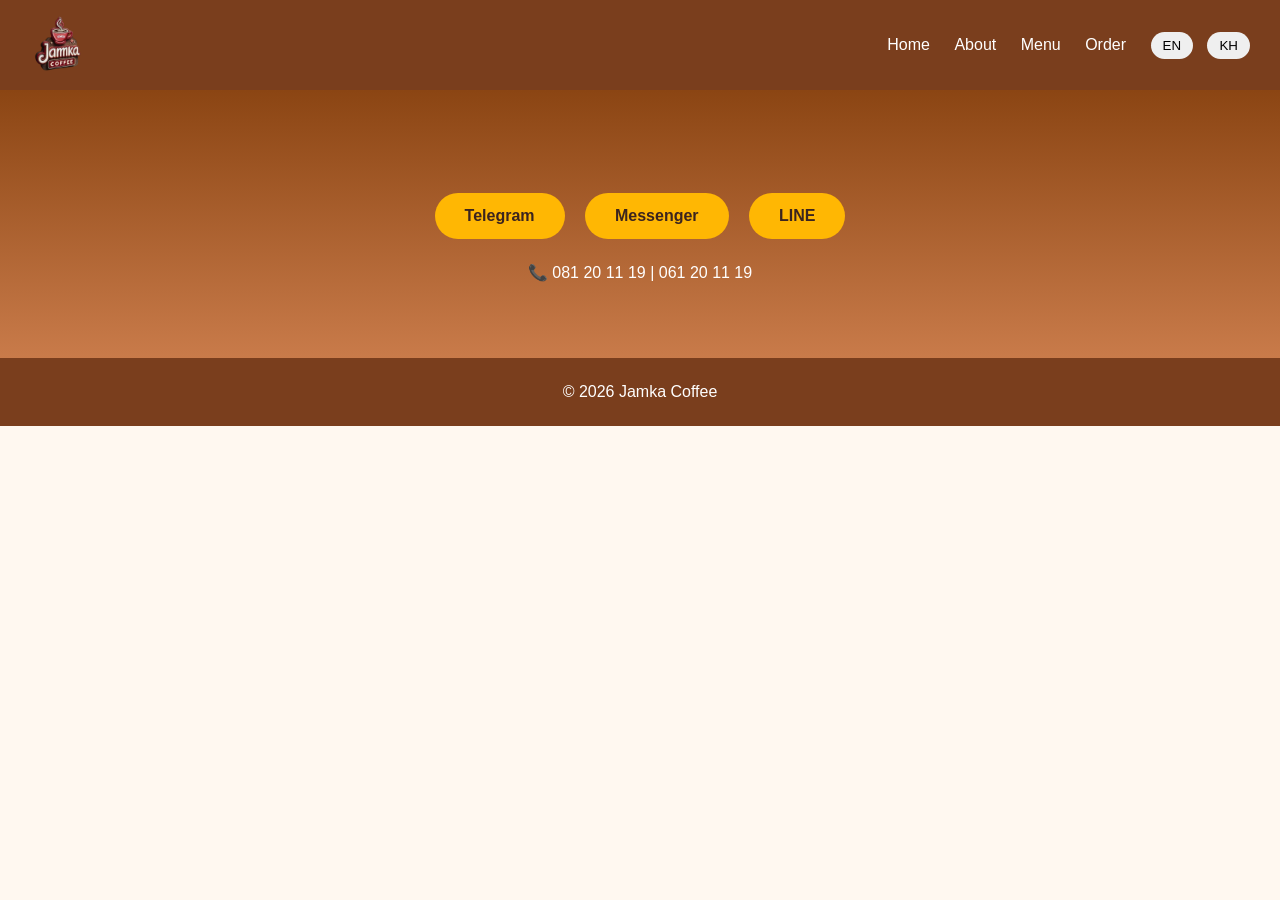
<file: index.html>
<!DOCTYPE html><html><head><meta charset="UTF-8"><title>Jamka Coffee</title>
<link rel="stylesheet" href="style.css"></head>
<body>
<header>
<img src="assets/logo.png">
<nav>
<a href="index.html">Home</a>
<a href="about.html">About</a>
<a href="menu.html">Menu</a>
<a href="order.html">Order</a>
<button onclick="switchLang('en')">EN</button>
<button onclick="switchLang('kh')">KH</button>
</nav>
</header>

<section class="hero">
<h1 data-en="Welcome to Jamka Coffee ☕" data-kh="សូមស្វាគមន៍មកកាន់ ចាមកាកាហ្វេ ☕"></h1>
<p data-en="Fresh coffee, friendly place" data-kh="កាហ្វេស្រស់ កន្លែងស្និទ្ធស្នាល"></p>
<a class="btn" href="https://t.me/" target="_blank">Telegram</a>
<a class="btn" href="https://m.me/" target="_blank">Messenger</a>
<a class="btn" href="https://line.me/" target="_blank">LINE</a>
<p>📞 081 20 11 19 | 061 20 11 19</p>
</section>

<footer>© 2026 Jamka Coffee</footer>
<script src="script.js"></script>
</body></html>
</file>
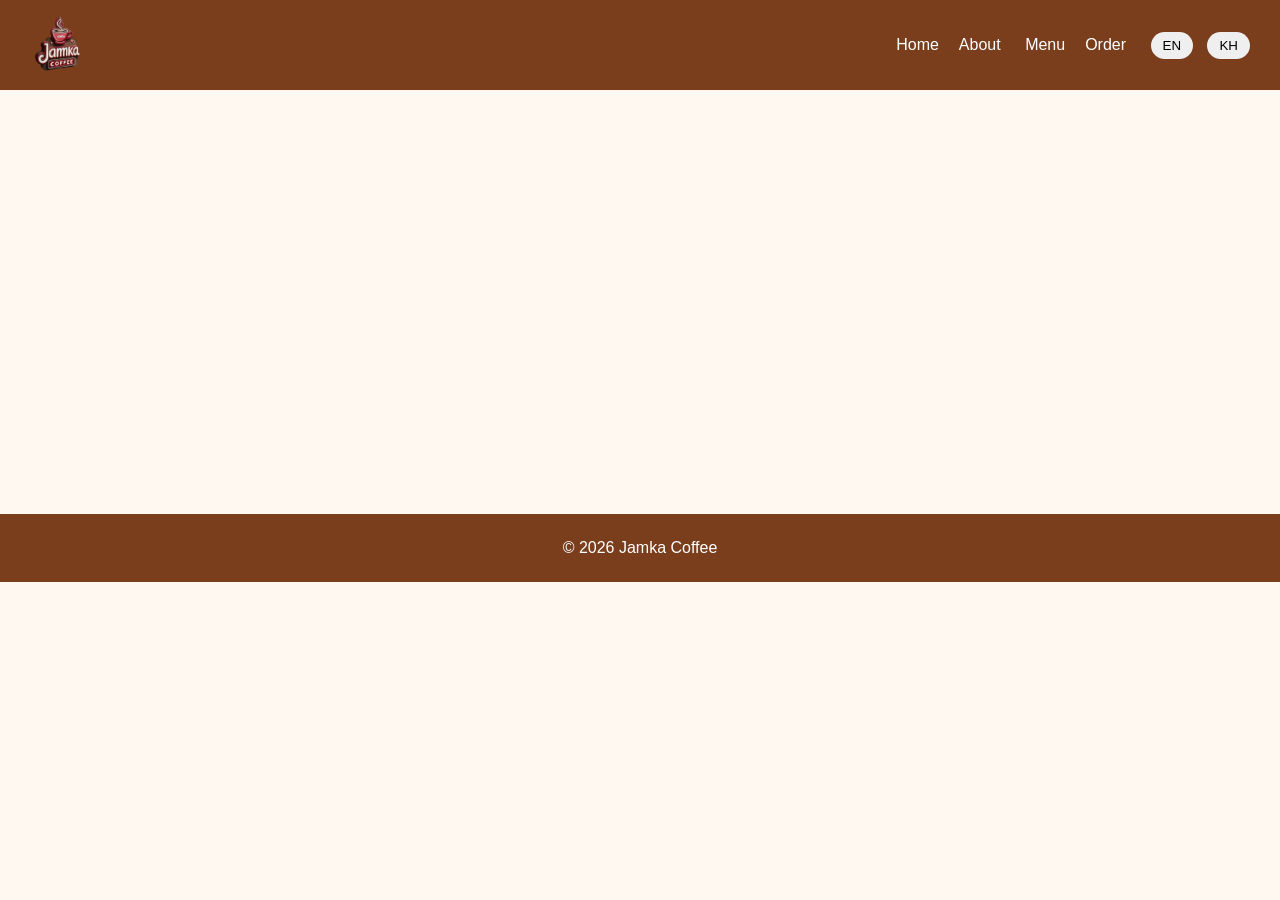
<file: about.html>
<!DOCTYPE html><html><head><meta charset="UTF-8"><title>About</title>
<link rel="stylesheet" href="style.css"></head>
<body>
<header><img src="assets/logo.png"><nav>
<a href="index.html">Home</a><a href="about.html">About</a>
<a href="menu.html">Menu</a><a href="order.html">Order</a>
<button onclick="switchLang('en')">EN</button>
<button onclick="switchLang('kh')">KH</button>
</nav></header>

<div class="container">
<h2 data-en="About Jamka Coffee" data-kh="អំពីចាមកាកាហ្វេ"></h2>
<p data-en="A cozy space where aroma and friendship meet."
   data-kh="កន្លែងកក់ក្ដៅ ដែលក្លិនកាហ្វេ និងភាពស្និទ្ធស្នាលជួបជុំគ្នា"></p>

<iframe class="map"
src="https://www.google.com/maps?q=Phnom%20Penh&output=embed"></iframe>
</div>

<footer>© 2026 Jamka Coffee</footer>
<script src="script.js"></script>
</body></html>
</file>
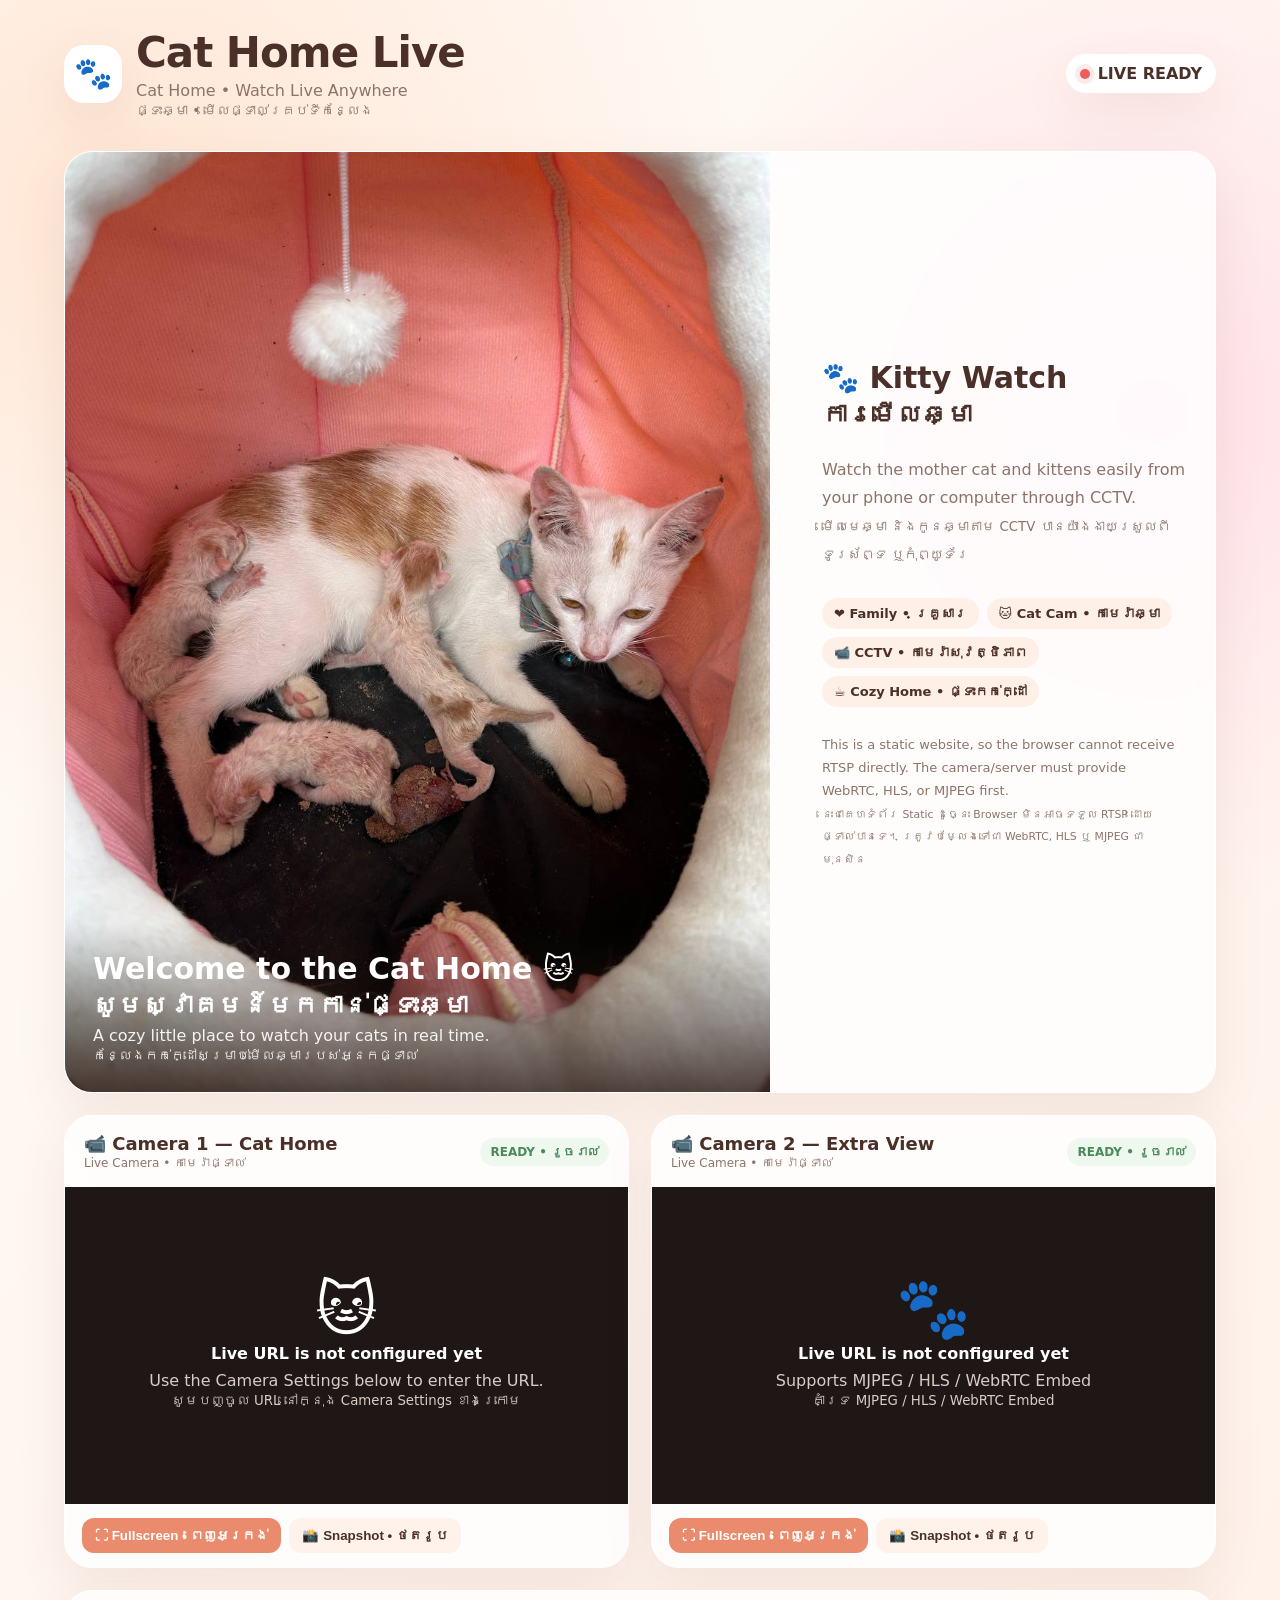
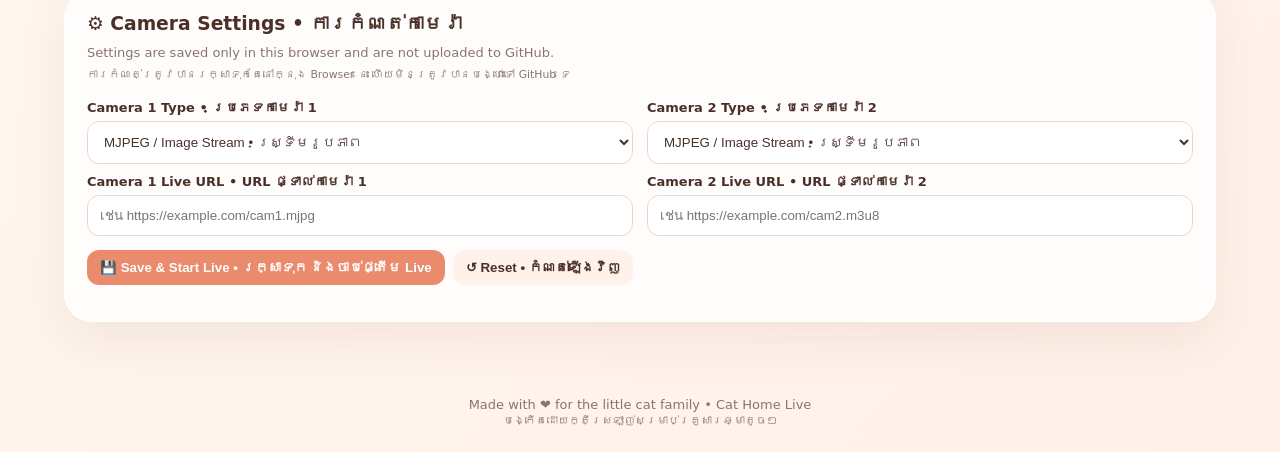
<file: cat.html>
<!DOCTYPE html>
<html lang="en">
<head>
<meta charset="UTF-8">
<meta name="viewport" content="width=device-width, initial-scale=1.0">
<title>Cat Home Live 🐾 | Live CCTV</title>
<meta name="description" content="Cat Home Live — Watch your cats live from CCTV | មើលឆ្មារបស់អ្នកផ្ទាល់តាម CCTV">
<style>
:root{
  --bg:#fff8f2; --card:#ffffffcc; --ink:#4a3028; --muted:#8c746a;
  --accent:#e98b6c; --accent2:#f5c7a9; --green:#67a878; --shadow:0 18px 50px #7d4d3518;
}
*{box-sizing:border-box}
body{
  margin:0; color:var(--ink); font-family:system-ui,-apple-system,"Segoe UI","Noto Sans","Noto Sans Khmer","Khmer OS",sans-serif;
  background:
    radial-gradient(circle at 10% 10%,#ffe6d4 0,transparent 28%),
    radial-gradient(circle at 90% 20%,#ffe1e9 0,transparent 25%),
    linear-gradient(135deg,#fffaf6,#fff1e9);
  min-height:100vh;
}
header{padding:28px 5vw 12px; display:flex; align-items:center; justify-content:space-between; gap:18px}
.brand{display:flex;align-items:center;gap:14px}
.logo{width:58px;height:58px;border-radius:20px;background:#fff;display:grid;place-items:center;box-shadow:var(--shadow);font-size:31px}
h1{margin:0;font-size:clamp(25px,4vw,42px);letter-spacing:-1px}
.subtitle{margin:4px 0 0;color:var(--muted)}
.live-pill{display:flex;align-items:center;gap:8px;background:#fff;padding:10px 14px;border-radius:999px;box-shadow:var(--shadow);font-weight:700}
.dot{width:10px;height:10px;background:#ef5b5b;border-radius:50%;box-shadow:0 0 0 5px #ef5b5b20;animation:pulse 1.5s infinite}
@keyframes pulse{50%{transform:scale(.75);opacity:.6}}
main{width:min(1180px,90vw);margin:20px auto 50px}
.hero{
  display:grid;grid-template-columns:1.25fr .75fr;gap:22px;align-items:stretch;margin-bottom:22px
}
.panel{background:var(--card);border:1px solid #fff;backdrop-filter:blur(12px);border-radius:28px;box-shadow:var(--shadow);overflow:hidden}
.hero-photo{min-height:360px;position:relative;background:#e8c7b7}
.hero-photo img{width:100%;height:100%;object-fit:cover;display:block}
.hero-overlay{position:absolute;inset:auto 0 0;padding:28px;color:#fff;background:linear-gradient(transparent,#2c1912cc)}
.hero-overlay h2{margin:0 0 5px;font-size:30px}
.hero-overlay p{margin:0;opacity:.92}
.welcome{padding:30px;display:flex;flex-direction:column;justify-content:center}
.welcome h2{font-size:30px;margin:0 0 10px}
.welcome p{line-height:1.75;color:var(--muted)}
.tags{display:flex;flex-wrap:wrap;gap:8px;margin:14px 0}
.tag{background:#fff0e7;padding:8px 12px;border-radius:999px;font-size:13px;font-weight:700}
.grid{display:grid;grid-template-columns:repeat(2,1fr);gap:22px}
.camera{padding:0}
.cam-head{padding:17px 19px;display:flex;justify-content:space-between;align-items:center;gap:12px}
.cam-title{font-weight:800;font-size:18px}.cam-sub{font-size:12px;color:var(--muted);margin-top:2px}
.badge{padding:7px 10px;border-radius:999px;background:#eef8ef;color:#4b8b5a;font-size:12px;font-weight:800;white-space:nowrap}
.viewer{position:relative;background:#1f1715;aspect-ratio:16/9;overflow:hidden}
.viewer img,.viewer video,.viewer iframe{width:100%;height:100%;border:0;object-fit:cover;display:block}
.placeholder{height:100%;min-height:230px;display:grid;place-items:center;text-align:center;padding:25px;color:#fff}
.placeholder .big{font-size:60px}.placeholder p{margin:8px 0;color:#d9cbc6}
.cam-actions{display:flex;gap:8px;padding:14px 17px;flex-wrap:wrap}
button,.btn{
  border:0;border-radius:12px;padding:10px 13px;background:#fff2eb;color:var(--ink);font-weight:750;cursor:pointer;
  transition:.2s; text-decoration:none
}
button:hover,.btn:hover{transform:translateY(-1px);background:#ffe5d7}
.primary{background:var(--accent);color:#fff}.primary:hover{background:#df7657}
.settings{margin-top:22px;padding:22px}
.settings h3{margin:0 0 8px}
.note{color:var(--muted);font-size:13px;line-height:1.65}
.form-grid{display:grid;grid-template-columns:1fr 1fr;gap:14px;margin-top:15px}
label{font-size:13px;font-weight:800;display:block;margin-bottom:6px}
input,select{width:100%;border:1px solid #ead8cf;background:#fff;padding:12px;border-radius:12px;outline:none;color:var(--ink)}
input:focus,select:focus{border-color:var(--accent)}
footer{text-align:center;color:var(--muted);padding:25px;font-size:13px}
.hidden{display:none!important}
@media(max-width:820px){.hero,.grid,.form-grid{grid-template-columns:1fr}header{align-items:flex-start}.live-pill{font-size:12px}.hero-photo{min-height:300px}}
</style>
</head>
<body>
<header>
  <div class="brand">
    <div class="logo">🐾</div>
    <div>
      <h1>Cat Home Live</h1>
      <div class="subtitle">Cat Home • Watch Live Anywhere<br><small>ផ្ទះឆ្មា • មើលផ្ទាល់គ្រប់ទីកន្លែង</small></div>
    </div>
  </div>
  <div class="live-pill"><span class="dot"></span><span id="globalStatus">LIVE READY</span></div>
</header>

<main>
  <section class="hero panel">
    <div class="hero-photo">
      <img id="catPhoto" alt="คุณแม่แมวและลูกแมว">
      <div class="hero-overlay">
        <h2>Welcome to the Cat Home 🐱<br><small>សូមស្វាគមន៍មកកាន់ផ្ទះឆ្មា</small></h2>
        <p>A cozy little place to watch your cats in real time.<br><small>កន្លែងកក់ក្ដៅសម្រាប់មើលឆ្មារបស់អ្នកផ្ទាល់</small></p>
      </div>
    </div>
    <div class="welcome">
      <h2>🐾 Kitty Watch<br><small>ការមើលឆ្មា</small></h2>
      <p>Watch the mother cat and kittens easily from your phone or computer through CCTV.<br><small>មើលមេឆ្មា និងកូនឆ្មាតាម CCTV បានយ៉ាងងាយស្រួលពីទូរស័ព្ទ ឬកុំព្យូទ័រ</small></p>
      <div class="tags">
        <span class="tag">❤️ Family • គ្រួសារ</span>
        <span class="tag">🐱 Cat Cam • កាមេរ៉ាឆ្មា</span>
        <span class="tag">📹 CCTV • កាមេរ៉ាសុវត្ថិភាព</span>
        <span class="tag">☕ Cozy Home • ផ្ទះកក់ក្ដៅ</span>
      </div>
      <p class="note">This is a static website, so the browser cannot receive RTSP directly. The camera/server must provide WebRTC, HLS, or MJPEG first.<br><small>នេះជាគេហទំព័រ Static ដូច្នេះ Browser មិនអាចទទួល RTSP ដោយផ្ទាល់បានទេ។ ត្រូវបម្លែងទៅជា WebRTC, HLS ឬ MJPEG ជាមុនសិន</small></p>
    </div>
  </section>

  <section class="grid">
    <article class="panel camera">
      <div class="cam-head">
        <div><div class="cam-title">📹 Camera 1 — Cat Home</div><div class="cam-sub">Live Camera • កាមេរ៉ាផ្ទាល់</div></div>
        <span class="badge" id="badge1">READY • រួចរាល់</span>
      </div>
      <div class="viewer" id="viewer1">
        <div class="placeholder"><div><div class="big">🐱</div><strong>Live URL is not configured yet</strong><p>Use the Camera Settings below to enter the URL.<br><small>សូមបញ្ចូល URL នៅក្នុង Camera Settings ខាងក្រោម</small></p></div></div>
      </div>
      <div class="cam-actions">
        <button class="primary" onclick="fullscreen('viewer1')">⛶ Fullscreen • ពេញអេក្រង់</button>
        <button onclick="snapshot('viewer1','catcam-1.jpg')">📸 Snapshot • ថតរូប</button>
      </div>
    </article>

    <article class="panel camera">
      <div class="cam-head">
        <div><div class="cam-title">📹 Camera 2 — Extra View</div><div class="cam-sub">Live Camera • កាមេរ៉ាផ្ទាល់</div></div>
        <span class="badge" id="badge2">READY • រួចរាល់</span>
      </div>
      <div class="viewer" id="viewer2">
        <div class="placeholder"><div><div class="big">🐾</div><strong>Live URL is not configured yet</strong><p>Supports MJPEG / HLS / WebRTC Embed<br><small>គាំទ្រ MJPEG / HLS / WebRTC Embed</small></p></div></div>
      </div>
      <div class="cam-actions">
        <button class="primary" onclick="fullscreen('viewer2')">⛶ Fullscreen • ពេញអេក្រង់</button>
        <button onclick="snapshot('viewer2','catcam-2.jpg')">📸 Snapshot • ថតរូប</button>
      </div>
    </article>
  </section>

  <section class="panel settings">
    <h3>⚙️ Camera Settings • ការកំណត់កាមេរ៉ា</h3>
    <div class="note">Settings are saved only in this browser and are not uploaded to GitHub.<br><small>ការកំណត់ត្រូវបានរក្សាទុកតែនៅក្នុង Browser នេះ ហើយមិនត្រូវបានបង្ហោះទៅ GitHub ទេ</small></div>
    <div class="form-grid">
      <div>
        <label for="type1">Camera 1 Type • ប្រភេទកាមេរ៉ា 1</label>
        <select id="type1">
          <option value="mjpeg">MJPEG / Image Stream • ស្ទ្រីមរូបភាព</option>
          <option value="hls">HLS (.m3u8) • វីដេអូ HLS</option>
          <option value="iframe">WebRTC / Camera Web UI (iframe) • WebRTC / ទំព័រកាមេរ៉ា</option>
        </select>
        <label for="url1" style="margin-top:10px">Camera 1 Live URL • URL ផ្ទាល់កាមេរ៉ា 1</label>
        <input id="url1" placeholder="เช่น https://example.com/cam1.mjpg">
      </div>
      <div>
        <label for="type2">Camera 2 Type • ប្រភេទកាមេរ៉ា 2</label>
        <select id="type2">
          <option value="mjpeg">MJPEG / Image Stream • ស្ទ្រីមរូបភាព</option>
          <option value="hls">HLS (.m3u8) • វីដេអូ HLS</option>
          <option value="iframe">WebRTC / Camera Web UI (iframe) • WebRTC / ទំព័រកាមេរ៉ា</option>
        </select>
        <label for="url2" style="margin-top:10px">Camera 2 Live URL • URL ផ្ទាល់កាមេរ៉ា 2</label>
        <input id="url2" placeholder="เช่น https://example.com/cam2.m3u8">
      </div>
    </div>
    <div class="cam-actions" style="padding-left:0">
      <button class="primary" onclick="saveAndStart()">💾 Save & Start Live • រក្សាទុក និងចាប់ផ្តើម Live</button>
      <button onclick="resetCameras()">↺ Reset • កំណត់ឡើងវិញ</button>
    </div>
  </section>
</main>

<footer>Made with ❤️ for the little cat family • Cat Home Live<br><small>បង្កើតដោយក្តីស្រឡាញ់សម្រាប់គ្រួសារឆ្មាតូចៗ</small></footer>

<script>
const CAT_IMAGE = "[data-uri]";
document.getElementById("catPhoto").src = CAT_IMAGE;

function $(id){return document.getElementById(id)}
function save(){
  localStorage.setItem("catcam1",{type:$("type1").value,url:$("url1").value});
  localStorage.setItem("catcam2",{type:$("type2").value,url:$("url2").value});
}
function loadConfig(){
  try{
    const a=JSON.parse(localStorage.getItem("catcam1")||"null");
    const b=JSON.parse(localStorage.getItem("catcam2")||"null");
    if(a){$("type1").value=a.type;$("url1").value=a.url;render("viewer1",a,"badge1")}
    if(b){$("type2").value=b.type;$("url2").value=b.url;render("viewer2",b,"badge2")}
  }catch(e){console.warn(e)}
}
function render(viewerId,cfg,badgeId){
  const v=$(viewerId), b=$(badgeId);
  if(!cfg.url){return}
  v.innerHTML="";
  let el;
  if(cfg.type==="mjpeg"){
    el=document.createElement("img"); el.src=cfg.url; el.alt="Live CCTV";
    el.onerror=()=>{b.textContent="Check URL";b.style.background="#fff0f0";b.style.color="#b04b4b"};
  }else if(cfg.type==="hls"){
    el=document.createElement("video"); el.controls=true; el.autoplay=true; el.muted=true; el.playsInline=true;
    el.src=cfg.url;
    el.onerror=()=>{b.textContent="Browser does not support HLS directly";b.style.background="#fff0f0";b.style.color="#b04b4b"};
  }else{
    el=document.createElement("iframe"); el.src=cfg.url; el.allow="autoplay; fullscreen; picture-in-picture";
    el.referrerPolicy="no-referrer";
  }
  v.appendChild(el); b.textContent="LIVE"; b.style.background="#eef8ef"; b.style.color="#4b8b5a";
}
function saveAndStart(){
  save();
  const a={type:$("type1").value,url:$("url1").value.trim()};
  const b={type:$("type2").value,url:$("url2").value.trim()};
  render("viewer1",a,"badge1");render("viewer2",b,"badge2");
  $("globalStatus").textContent=(a.url||b.url)?"LIVE CONFIGURED":"LIVE READY";
}
function resetCameras(){
  localStorage.removeItem("catcam1");localStorage.removeItem("catcam2");
  location.reload();
}
function fullscreen(id){
  const el=$(id);
  if(el.requestFullscreen)el.requestFullscreen();
}
function snapshot(viewerId,name){
  const img=$(viewerId).querySelector("img");
  if(!img){alert("Snapshot works with MJPEG / Image Stream only");return}
  const c=document.createElement("canvas"),x=c.getContext("2d");
  c.width=img.naturalWidth||1280;c.height=img.naturalHeight||720;
  x.drawImage(img,0,0,c.width,c.height);
  const a=document.createElement("a");a.href=c.toDataURL("image/jpeg",.92);a.download=name;a.click();
}
loadConfig();
</script>
</body>
</html>
</file>
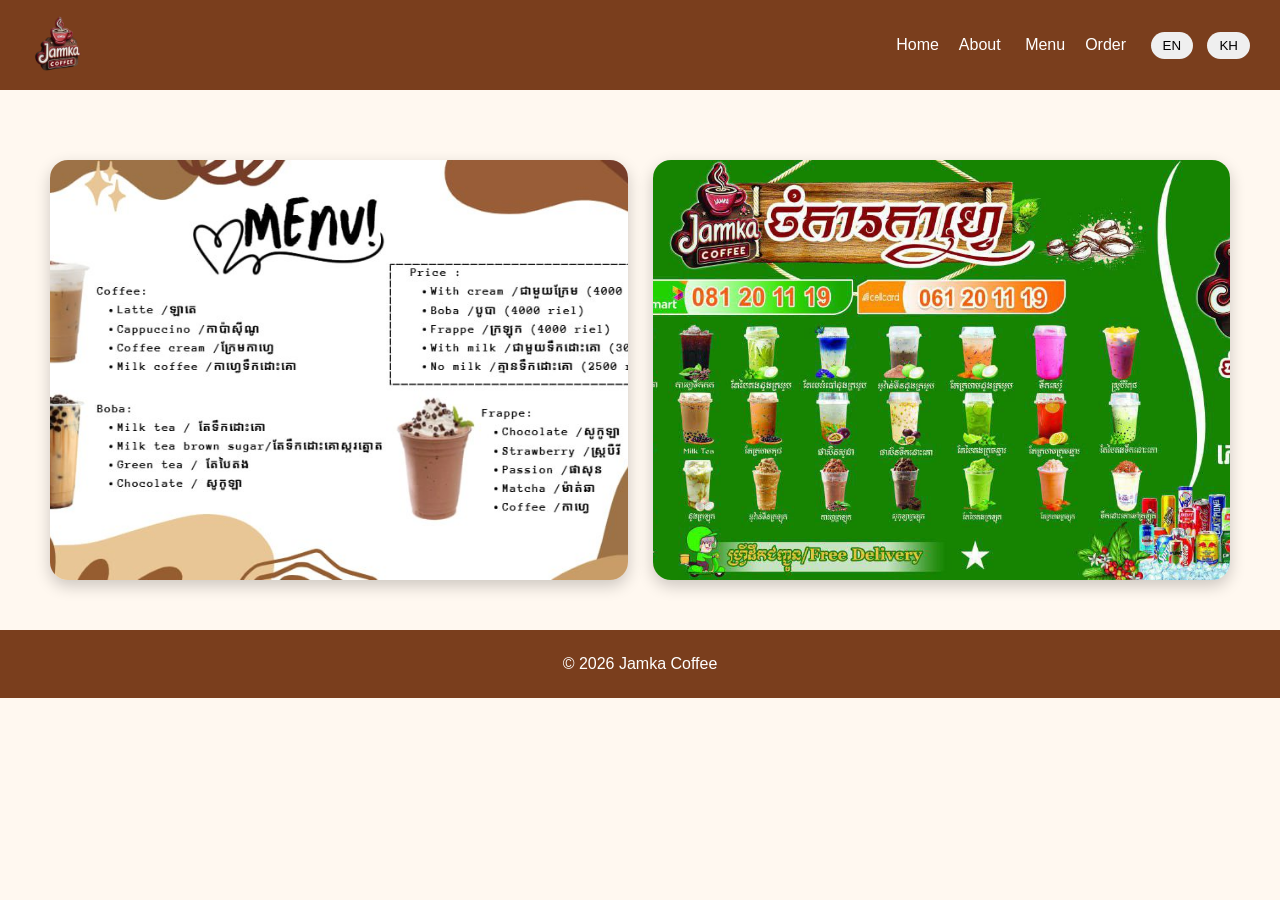
<file: menu.html>
<!DOCTYPE html><html><head><meta charset="UTF-8"><title>Menu</title>
<link rel="stylesheet" href="style.css"></head>
<body>
<header><img src="assets/logo.png"><nav>
<a href="index.html">Home</a><a href="about.html">About</a>
<a href="menu.html">Menu</a><a href="order.html">Order</a>
<button onclick="switchLang('en')">EN</button>
<button onclick="switchLang('kh')">KH</button>
</nav></header>

<div class="container">
<h2 data-en="Our Menu" data-kh="ម៉ឺនុយរបស់យើង"></h2>
<div class="menu-grid">
<img src="assets/menu_en.jpg">
<img src="assets/menu_kh.jpg">
</div>
</div>

<footer>© 2026 Jamka Coffee</footer>
<script src="script.js"></script>
</body></html>
</file>
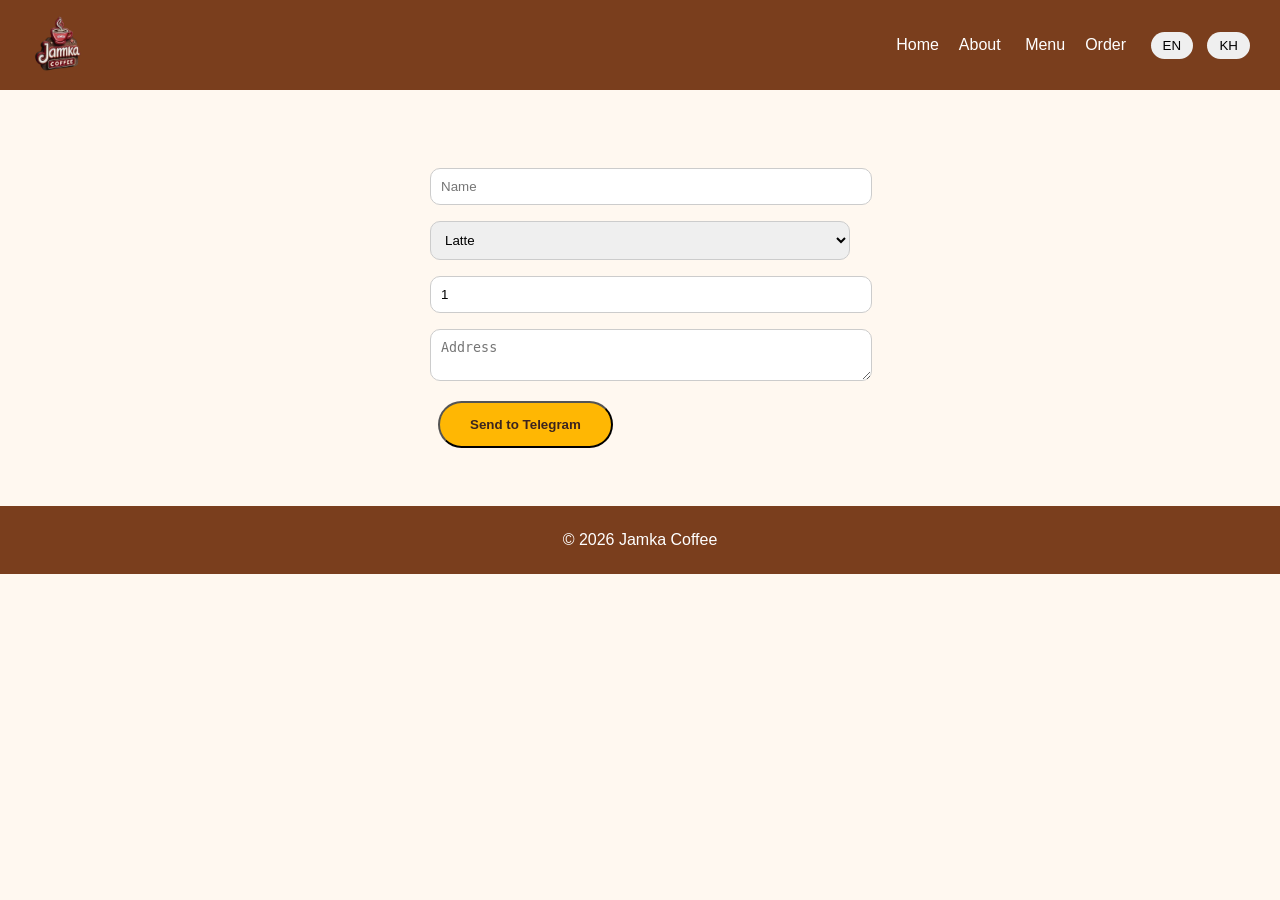
<file: order.html>
<!DOCTYPE html><html><head><meta charset="UTF-8"><title>Order</title>
<link rel="stylesheet" href="style.css"></head>
<body>
<header><img src="assets/logo.png"><nav>
<a href="index.html">Home</a><a href="about.html">About</a>
<a href="menu.html">Menu</a><a href="order.html">Order</a>
<button onclick="switchLang('en')">EN</button>
<button onclick="switchLang('kh')">KH</button>
</nav></header>

<div class="container">
<h2 data-en="Order Coffee" data-kh="បញ្ជាទិញកាហ្វេ"></h2>
<form onsubmit="sendTelegram();return false;">
<input id="name" placeholder="Name">
<select id="drink"><option>Latte</option><option>Cappuccino</option><option>Milk Tea</option></select>
<input id="qty" type="number" value="1">
<textarea id="addr" placeholder="Address"></textarea>
<button class="btn" type="submit">Send to Telegram</button>
</form>
</div>

<footer>© 2026 Jamka Coffee</footer>
<script src="script.js"></script>
</body></html>
</file>
<file: style.css>
body{margin:0;font-family:'Poppins',Arial,sans-serif;background:#fff8f0;color:#3b241f}
header{background:#7a3e1d;color:#fff;padding:15px 30px;display:flex;justify-content:space-between;align-items:center}
header img{height:60px}
nav a{color:#fff;margin:0 10px;text-decoration:none;font-weight:500}
nav button{margin-left:10px;padding:6px 12px;border:none;border-radius:20px;cursor:pointer}
.hero{padding:60px;text-align:center;background:linear-gradient(#8b4513,#c97b4a);color:#fff}
.hero h1{font-size:42px}
.btn{display:inline-block;padding:14px 30px;background:#ffb703;color:#3b241f;border-radius:30px;font-weight:bold;text-decoration:none;margin:8px}
.container{padding:50px;text-align:center}
.menu-grid{display:grid;grid-template-columns:repeat(auto-fit,minmax(260px,1fr));gap:25px}
.menu-grid img{width:100%;height:420px;object-fit:cover;border-radius:18px;box-shadow:0 6px 16px rgba(0,0,0,.2)}
form{max-width:420px;margin:0 auto;text-align:left}
input,select,textarea{width:100%;padding:10px;margin:8px 0;border-radius:10px;border:1px solid #ccc}
footer{background:#7a3e1d;color:#fff;text-align:center;padding:25px}
.map{width:100%;height:300px;border-radius:16px;border:0}
</file>
